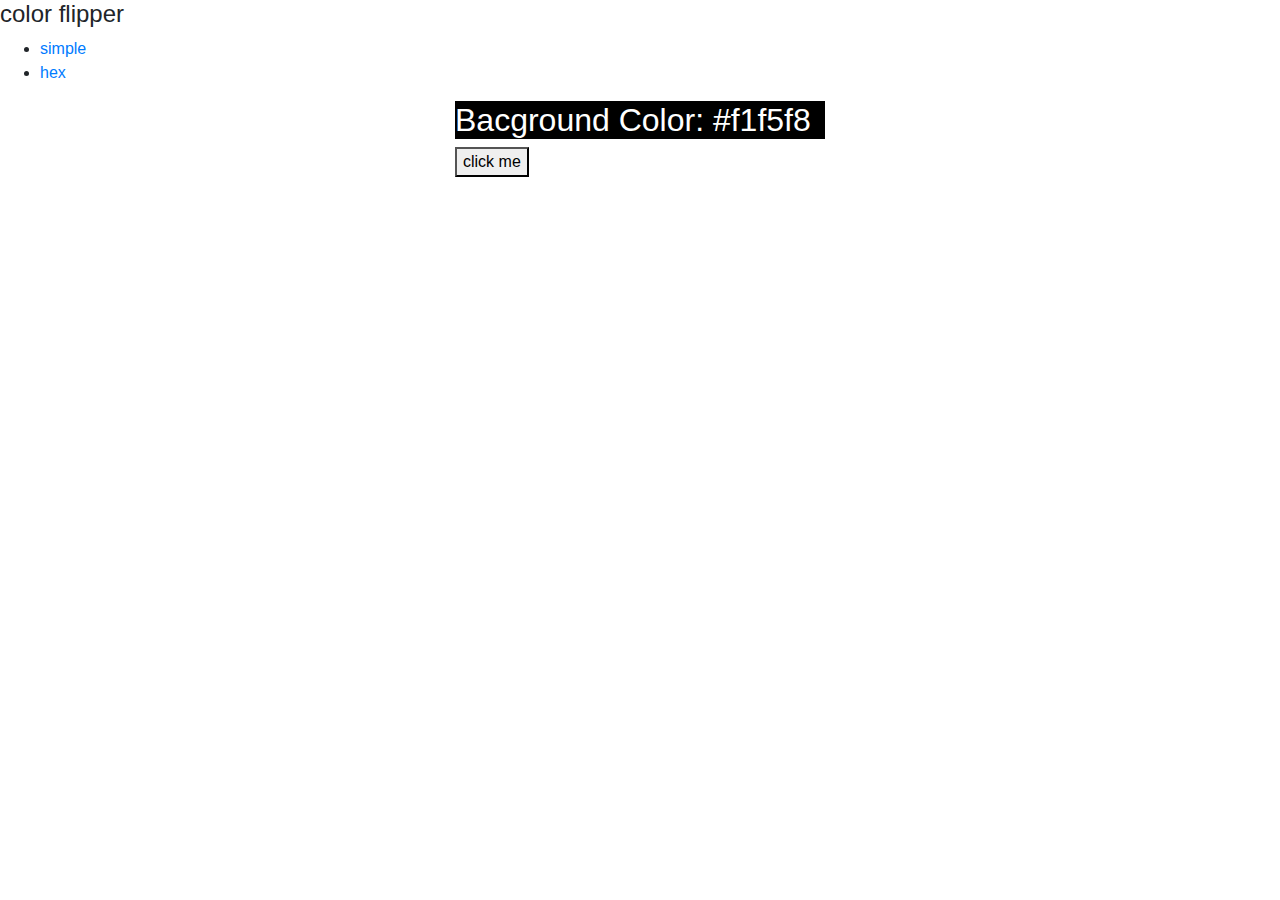
<file: index.html>
<!DOCTYPE html>
<html lang="en">
<head>
    <meta charset="UTF-8">
    <meta http-equiv="X-UA-Compatible" content="IE=edge">
    <meta name="viewport" content="width=device-width, initial-scale=1.0">
    <link rel="stylesheet" href="https://cdn.jsdelivr.net/npm/bootstrap@4.3.1/dist/css/bootstrap.min.css" integrity="sha384-ggOyR0iXCbMQv3Xipma34MD+dH/1fQ784/j6cY/iJTQUOhcWr7x9JvoRxT2MZw1T" crossorigin="anonymous">
    <title>Document</title>
    
</head>
<body>
 <nav>
<div class="nav-center">
<h4>color flipper</h4>
<ul class="nav-links">
<li><a href="index.html">simple</a></li>
<li><a href="hex.html">hex</a></li>

</ul>

</div>
 </nav> 
<main>
<div class="container" style="width: 400px;height: 80px; ">
 <h2 style="background-color:black;color: white;">Bacground Color:
 <span class="color">
    #f1f5f8
 </span>  
</h2> 
<button class="btn-btn-hero" id="btn">
click me
</button>

</div>
</main>
<script src="index.js"></script>
</body>
</html>
</file>
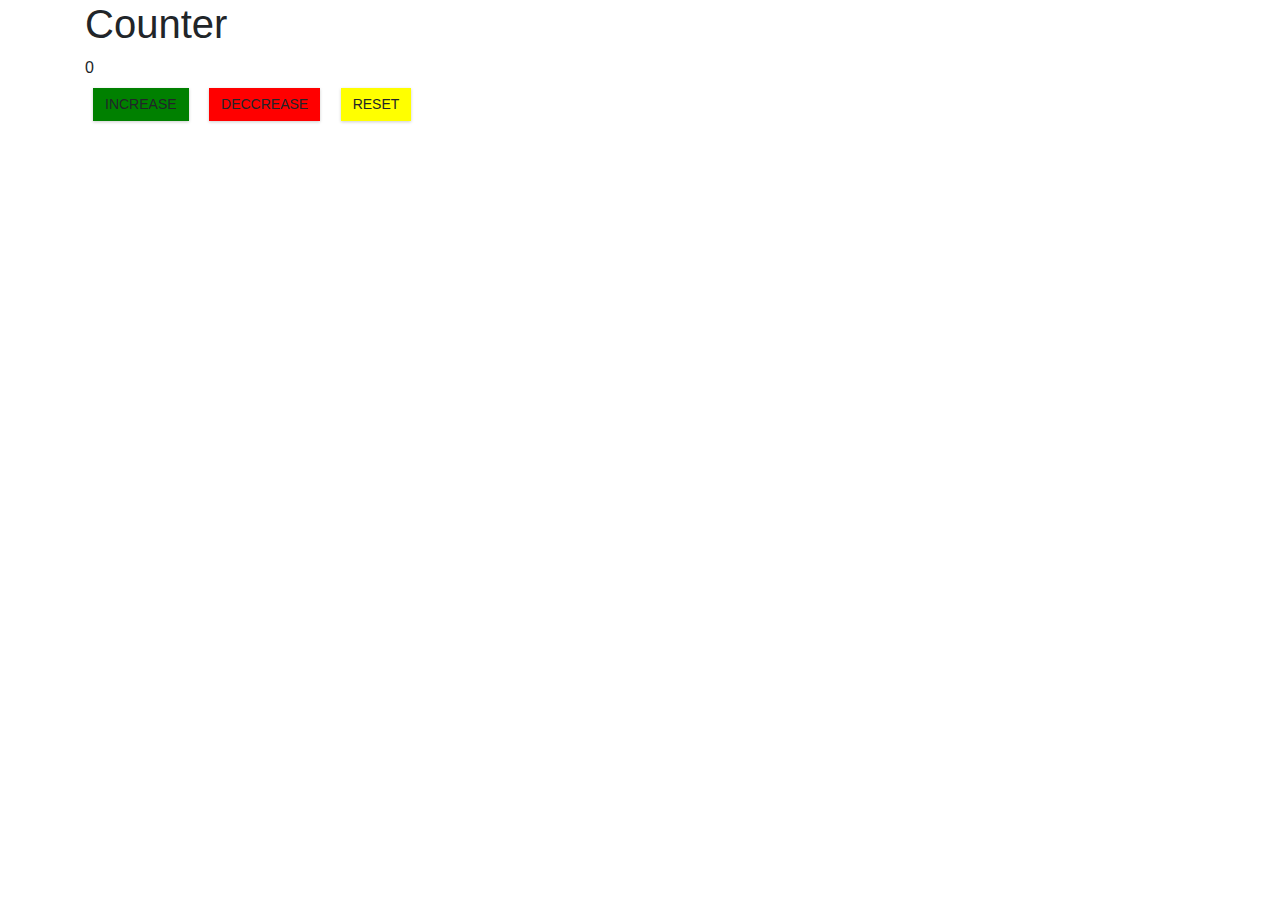
<file: counter.html>
<!DOCTYPE html>
<html lang="en">
<head>
    <meta charset="UTF-8">
    <meta http-equiv="X-UA-Compatible" content="IE=edge">
    <meta name="viewport" content="width=
    , initial-scale=1.0">
    <link rel="stylesheet" href="https://cdn.jsdelivr.net/npm/bootstrap@4.3.1/dist/css/bootstrap.min.css" integrity="sha384-ggOyR0iXCbMQv3Xipma34MD+dH/1fQ784/j6cY/iJTQUOhcWr7x9JvoRxT2MZw1T" crossorigin="anonymous">
    <title>Document</title>
   
</head>
<body>
  <main>
<div class="container">
<h1>Counter</h1>
<span id="value">0
</span>
<div class="buttons">
    <button class="btn increase" style="
        text-transform: uppercase;
        background: green;
        color: var(--clr-black);
        padding: 0.375rem 0.75rem;
        letter-spacing: var(--spacing);
        display: inline-block;
        transition: var(--transition);
        font-size: 0.875rem;
        border: 2px solid var(--clr-black);
        cursor: pointer;
        box-shadow: 0 1px 3px rgba(0, 0, 0, 0.2);
        border-radius: var(--radius);
        margin: 0.5rem;">increase</button>
    <button class="btn decrease" style="
    text-transform: uppercase;
    background: red;
    color: var(--clr-black);
    padding: 0.375rem 0.75rem;
    letter-spacing: var(--spacing);
    display: inline-block;
    transition: var(--transition);
    font-size: 0.875rem;
    border: 2px solid var(--clr-black);
    cursor: pointer;
    box-shadow: 0 1px 3px rgba(0, 0, 0, 0.2);
    border-radius: var(--radius);
    margin: 0.5rem;">deccrease</button>
    <button class="btn reset" style="
    text-transform: uppercase;
    background: yellow;
    color: var(--clr-black);
    padding: 0.375rem 0.75rem;
    letter-spacing: var(--spacing);
    display: inline-block;
    transition: var(--transition);
    font-size: 0.875rem;
    border: 2px solid var(--clr-black);
    cursor: pointer;
    box-shadow: 0 1px 3px rgba(0, 0, 0, 0.2);
    border-radius: var(--radius);
    margin: 0.5rem;">reset</button>
    

</div>


</div>


  </main> 
    


  <script src="counter.js"></script>
</body>
</html>
</file>
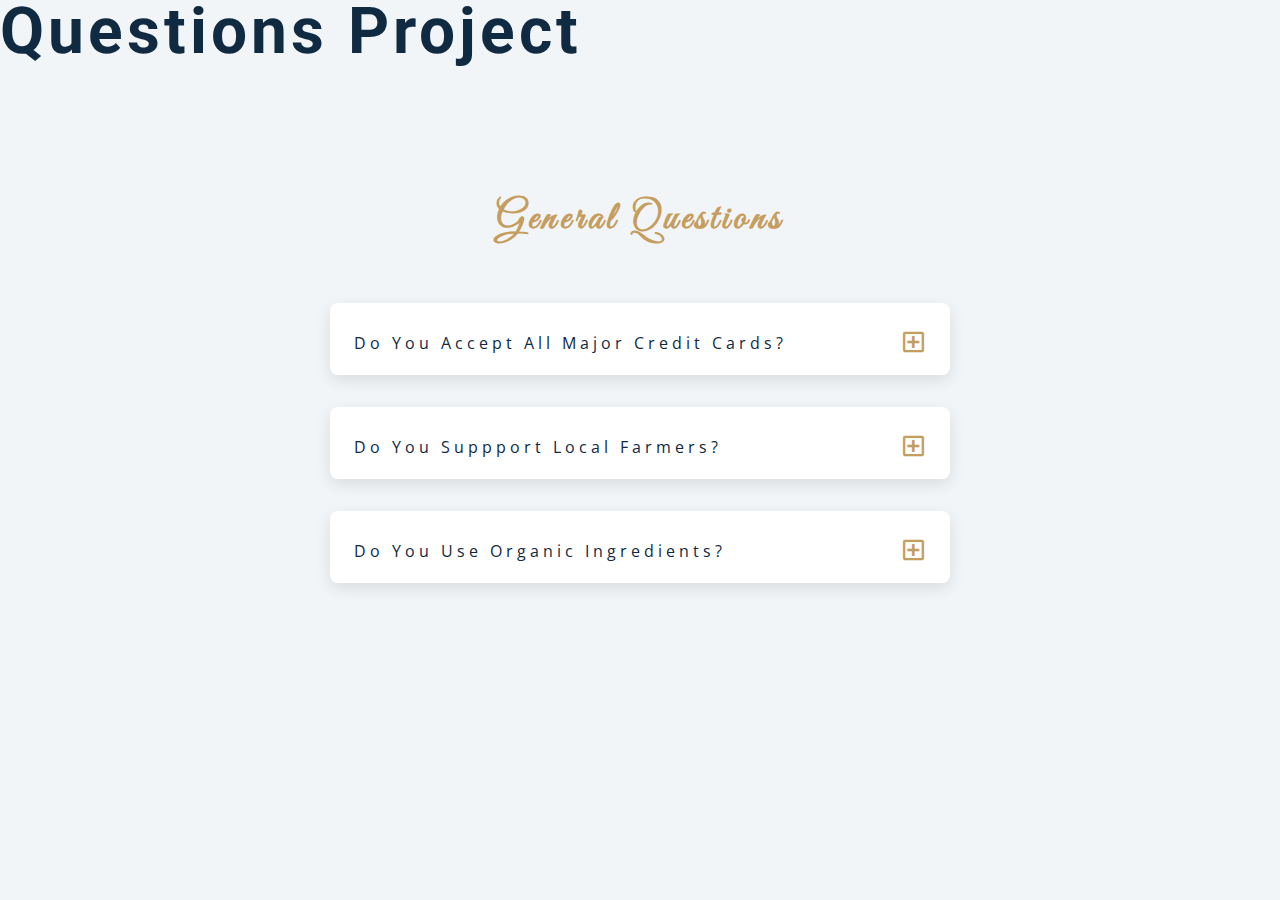
<file: question.html>
<!DOCTYPE html>
<html lang="en">
<head>
    <meta charset="UTF-8">
    <meta http-equiv="X-UA-Compatible" content="IE=edge">
    <meta name="viewport" content="width=, initial-scale=1.0">
    <title>Document</title>
    <link rel="stylesheet" href="https://cdnjs.cloudflare.com/ajax/libs/font-awesome/5.14.0/css/all.min.css" />
    <!-- extra fonts -->
    <link
      href="https://fonts.googleapis.com/css?family=Great+Vibes&display=swap"
      rel="stylesheet"
    />
   <link rel="stylesheet" href="question.css">
</head>
<body>    
<h1>Questions Project</h1>  
<section class="questions">
    <!-- title -->
    <div class="title">
      <h2>general questions</h2>
    </div>
    <!-- questions -->
    <div class="section-center">
      <!-- single question -->
      <article class="question">
        <!-- question title -->
        <div class="question-title">
          <p>do you accept all major credit cards?</p>
          <button type="button" class="question-btn">
            <span class="plus-icon">
              <i class="far fa-plus-square"></i>
            </span>
            <span class="minus-icon">
              <i class="far fa-minus-square"></i>
            </span>
          </button>
        </div>
        <!-- question text -->
        <div class="question-text">
          <p>
            Lorem ipsum dolor sit amet, consectetur adipisicing elit. Est
            dolore illo dolores quia nemo doloribus quaerat, magni numquam
            repellat reprehenderit.
          </p>
        </div>
      </article>
      <!-- end of single question -->
      <!-- single question -->
      <article class="question">
        <!-- question title -->
        <div class="question-title">
          <p>do you suppport local farmers?</p>
          <button type="button" class="question-btn">
            <span class="plus-icon">
              <i class="far fa-plus-square"></i>
            </span>
            <span class="minus-icon">
              <i class="far fa-minus-square"></i>
            </span>
          </button>
        </div>
        <!-- question text -->
        <div class="question-text">
          <p>
            Lorem ipsum dolor sit amet, consectetur adipisicing elit. Est
            dolore illo dolores quia nemo doloribus quaerat, magni numquam
            repellat reprehenderit.
          </p>
        </div>
      </article>
      <!-- end of single question -->
      <!-- single question -->
      <article class="question">
        <!-- question title -->
        <div class="question-title">
          <p>do you use organic ingredients?</p>
          <!-- button -->
          <button type="button" class="question-btn">
            <span class="plus-icon">
              <i class="far fa-plus-square"></i>
            </span>
            <span class="minus-icon">
              <i class="far fa-minus-square"></i>
            </span>
          </button>
        </div>
        <!-- question text -->
        <div class="question-text">
          <p>
            Lorem ipsum dolor sit amet, consectetur adipisicing elit. Est
            dolore illo dolores quia nemo doloribus quaerat, magni numquam
            repellat reprehenderit.
          </p>
        </div>
      </article>
      <!-- end of single question -->
  </section>



 <script src="question.js"></script>   
</body>
</html>
</file>
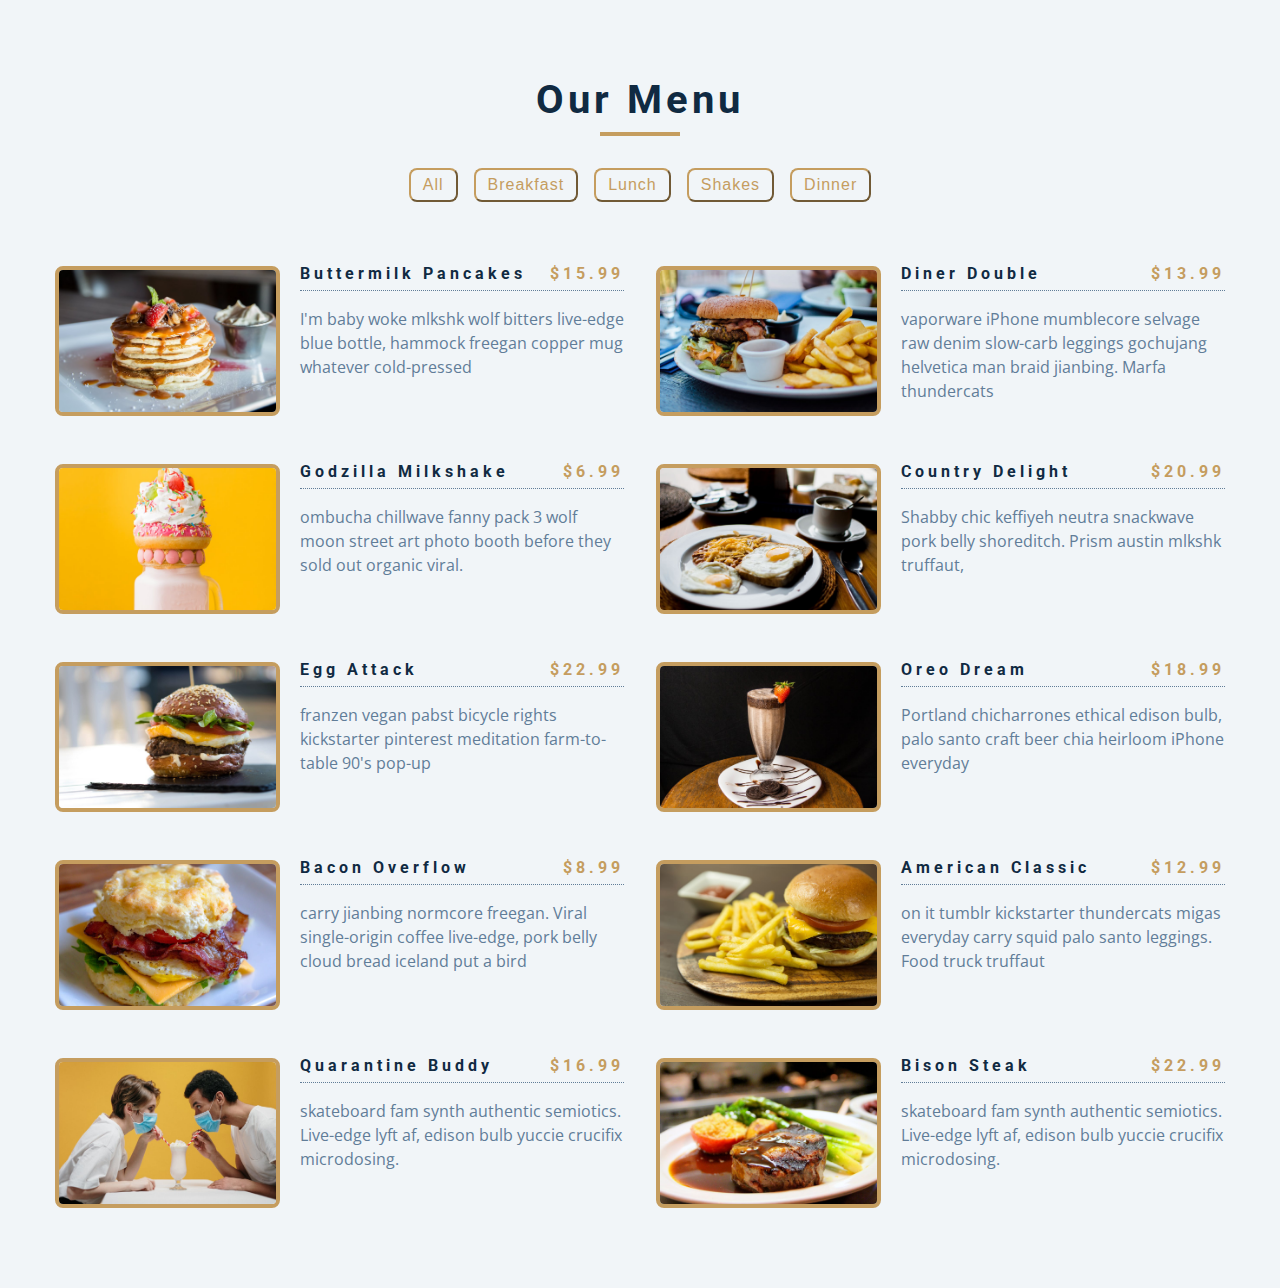
<file: Menu Project/menu.html>
<!DOCTYPE html>
<html lang="en">
<head>
    <meta charset="UTF-8">
    <meta http-equiv="X-UA-Compatible" content="IE=edge">
    <meta name="viewport" content="width=device-width, initial-scale=1.0">
    <title>Document</title>
    <link
      rel="stylesheet"
      href="https://cdnjs.cloudflare.com/ajax/libs/font-awesome/5.14.0/css/all.min.css"
    />
  <link rel="stylesheet" href="menu.css">
</head>
<body>
 <section class="menu">
<!-- title -->
<div class="title">
<h2>Our Menu</h2>
<div class="underline">
</div>
</div>
<div class="btn-container">
  <button class="filter-btn" type="button" data-id="all">
  All
  </button>
  <button class="filter-btn" type="button" data-id="breakfast">
  breakfast
  </button>
  <button class="filter-btn" type="button" data-id="lunch">
  lunch
  </button>
  <button class="filter-btn" type="button" data-id="shakes">
  shakes
  </button>
  
  
  </div>

 <div class="section-center">
 <!-- <article class="menu-item">
<img src="item-1.jpeg" alt="" srcset="">
<div class="item-info">
  <header>
    <h4>buttermilk pancacke</h4>
<h4 class="price">$15</h4>
  </header>
<p class="item-text">
Lorem ipsum dolor sit amet consectetur, adipisicing elit. Debitis dignissimos incidunt cumque animi beatae est temporibus vitae dolor, laborum dolorum dicta, quaerat culpa harum suscipit similique veniam dolore, veritatis perferendis.

</p>
</div>

 </article> -->

 </div>  


 </section>   
<script src="menu.js"></script>
</body>
</html>
</file>
<file: question.css>
/*
=============== 
Fonts
===============
*/
@import url("https://fonts.googleapis.com/css?family=Open+Sans|Roboto:400,700&display=swap");

/*
=============== 
Variables
===============
*/

:root {
  /* dark shades of primary color*/
  --clr-primary-1: hsl(205, 86%, 17%);
  --clr-primary-2: hsl(205, 77%, 27%);
  --clr-primary-3: hsl(205, 72%, 37%);
  --clr-primary-4: hsl(205, 63%, 48%);
  /* primary/main color */
  --clr-primary-5: #49a6e9;
  /* lighter shades of primary color */
  --clr-primary-6: hsl(205, 89%, 70%);
  --clr-primary-7: hsl(205, 90%, 76%);
  --clr-primary-8: hsl(205, 86%, 81%);
  --clr-primary-9: hsl(205, 90%, 88%);
  --clr-primary-10: hsl(205, 100%, 96%);
  /* darkest grey - used for headings */
  --clr-grey-1: hsl(209, 61%, 16%);
  --clr-grey-2: hsl(211, 39%, 23%);
  --clr-grey-3: hsl(209, 34%, 30%);
  --clr-grey-4: hsl(209, 28%, 39%);
  /* grey used for paragraphs */
  --clr-grey-5: hsl(210, 22%, 49%);
  --clr-grey-6: hsl(209, 23%, 60%);
  --clr-grey-7: hsl(211, 27%, 70%);
  --clr-grey-8: hsl(210, 31%, 80%);
  --clr-grey-9: hsl(212, 33%, 89%);
  --clr-grey-10: hsl(210, 36%, 96%);
  --clr-white: #fff;
  --clr-red-dark: hsl(360, 67%, 44%);
  --clr-red-light: hsl(360, 71%, 66%);
  --clr-green-dark: hsl(125, 67%, 44%);
  --clr-green-light: hsl(125, 71%, 66%);
  --clr-gold: #c59d5f;
  --clr-black: #222;
  --ff-primary: "Roboto", sans-serif;
  --ff-secondary: "Open Sans", sans-serif;
  --transition: all 0.3s linear;
  --spacing: 0.25rem;
  --radius: 0.5rem;
  --light-shadow: 0 5px 15px rgba(0, 0, 0, 0.1);
  --dark-shadow: 0 5px 15px rgba(0, 0, 0, 0.2);
  --max-width: 1170px;
  --fixed-width: 620px;
}
/*
=============== 
Global Styles
===============
*/

*,
::after,
::before {
  margin: 0;
  padding: 0;
  box-sizing: border-box;
}
body {
  font-family: var(--ff-secondary);
  background: var(--clr-grey-10);
  color: var(--clr-grey-1);
  line-height: 1.5;
  font-size: 0.875rem;
}
ul {
  list-style-type: none;
}
a {
  text-decoration: none;
}
img:not(.logo) {
  width: 100%;
}
img {
  display: block;
}

h1,
h2,
h3,
h4 {
  letter-spacing: var(--spacing);
  text-transform: capitalize;
  line-height: 1.25;
  margin-bottom: 0.75rem;
  font-family: var(--ff-primary);
}
h1 {
  font-size: 3rem;
}
h2 {
  font-size: 2rem;
}
h3 {
  font-size: 1.25rem;
}
h4 {
  font-size: 0.875rem;
}
p {
  margin-bottom: 1.25rem;
  color: var(--clr-grey-5);
}
@media screen and (min-width: 800px) {
  h1 {
    font-size: 4rem;
  }
  h2 {
    font-size: 2.5rem;
  }
  h3 {
    font-size: 1.75rem;
  }
  h4 {
    font-size: 1rem;
  }
  body {
    font-size: 1rem;
  }
  h1,
  h2,
  h3,
  h4 {
    line-height: 1;
  }
}
/*  global classes */

.btn {
  text-transform: uppercase;
  background: transparent;
  color: var(--clr-black);
  padding: 0.375rem 0.75rem;
  letter-spacing: var(--spacing);
  display: inline-block;
  transition: var(--transition);
  font-size: 0.875rem;
  border: 2px solid var(--clr-black);
  cursor: pointer;
  box-shadow: 0 1px 3px rgba(0, 0, 0, 0.2);
  border-radius: var(--radius);
}
.btn:hover {
  color: var(--clr-white);
  background: var(--clr-black);
}
/* section */
.section {
  padding: 5rem 0;
}

.section-center {
  width: 90vw;
  margin: 0 auto;
  max-width: 1170px;
}
@media screen and (min-width: 992px) {
  .section-center {
    width: 95vw;
  }
}
main {
  min-height: 100vh;
  display: grid;
  place-items: center;
}
/*
=============== 
Questions
===============
*/
.title {
  margin-top: 15vh;
  margin-bottom: 4rem;
}
.title h2 {
  color: var(--clr-gold);
  font-family: "Great Vibes", cursive;
  text-align: center;
}
.section-center {
  max-width: var(--fixed-width);
}
.question {
  background: var(--clr-white);
  border-radius: var(--radius);
  box-shadow: var(--light-shadow);
  padding: 1.5rem 1.5rem 0 1.5rem;
  margin-bottom: 2rem;
}
.question-title {
  display: flex;
  justify-content: space-between;
  align-items: center;
  text-transform: capitalize;
  padding-bottom: 1rem;
}

.question-title p {
  margin-bottom: 0;
  letter-spacing: var(--spacing);
  color: var(--clr-grey-1);
}
.question-btn {
  font-size: 1.5rem;
  background: transparent;
  border-color: transparent;
  cursor: pointer;
  color: var(--clr-gold);
  transition: var(--transition);
}
.question-btn:hover {
  transform: rotate(90deg);
}
.question-text {
  padding: 1rem 0 1.5rem 0;
  border-top: 1px solid rgba(0, 0, 0, 0.2);
}
.question-text p {
  margin-bottom: 0;
}
/* hide text */
.question-text {
  display: none;
}
.show-text .question-text {
  display: block;
}
.minus-icon {
  display: none;
}
.show-text .minus-icon {
  display: inline;
}
.show-text .plus-icon {
  display: none;
}
</file>
<file: Menu Project/menu.css>
/*
=============== 
Fonts
===============
*/
@import url("https://fonts.googleapis.com/css?family=Open+Sans|Roboto:400,700&display=swap");

/*
=============== 
Variables
===============
*/

:root {
  /* dark shades of primary color*/
  --clr-primary-1: hsl(205, 86%, 17%);
  --clr-primary-2: hsl(205, 77%, 27%);
  --clr-primary-3: hsl(205, 72%, 37%);
  --clr-primary-4: hsl(205, 63%, 48%);
  /* primary/main color */
  --clr-primary-5: #49a6e9;
  /* lighter shades of primary color */
  --clr-primary-6: hsl(205, 89%, 70%);
  --clr-primary-7: hsl(205, 90%, 76%);
  --clr-primary-8: hsl(205, 86%, 81%);
  --clr-primary-9: hsl(205, 90%, 88%);
  --clr-primary-10: hsl(205, 100%, 96%);
  /* darkest grey - used for headings */
  --clr-grey-1: hsl(209, 61%, 16%);
  --clr-grey-2: hsl(211, 39%, 23%);
  --clr-grey-3: hsl(209, 34%, 30%);
  --clr-grey-4: hsl(209, 28%, 39%);
  /* grey used for paragraphs */
  --clr-grey-5: hsl(210, 22%, 49%);
  --clr-grey-6: hsl(209, 23%, 60%);
  --clr-grey-7: hsl(211, 27%, 70%);
  --clr-grey-8: hsl(210, 31%, 80%);
  --clr-grey-9: hsl(212, 33%, 89%);
  --clr-grey-10: hsl(210, 36%, 96%);
  --clr-white: #fff;
  --clr-red-dark: hsl(360, 67%, 44%);
  --clr-red-light: hsl(360, 71%, 66%);
  --clr-green-dark: hsl(125, 67%, 44%);
  --clr-green-light: hsl(125, 71%, 66%);
  --clr-gold: #c59d5f;
  --clr-black: #222;
  --ff-primary: "Roboto", sans-serif;
  --ff-secondary: "Open Sans", sans-serif;
  --transition: all 0.3s linear;
  --spacing: 0.25rem;
  --radius: 0.5rem;
  --light-shadow: 0 5px 15px rgba(0, 0, 0, 0.1);
  --dark-shadow: 0 5px 15px rgba(0, 0, 0, 0.2);
  --max-width: 1170px;
  --fixed-width: 620px;
}
/*
=============== 
Global Styles
===============
*/

*,
::after,
::before {
  margin: 0;
  padding: 0;
  box-sizing: border-box;
}
body {
  font-family: var(--ff-secondary);
  background: var(--clr-grey-10);
  color: var(--clr-grey-1);
  line-height: 1.5;
  font-size: 0.875rem;
}
ul {
  list-style-type: none;
}
a {
  text-decoration: none;
}
img:not(.logo) {
  width: 100%;
}
img {
  display: block;
}

h1,
h2,
h3,
h4 {
  letter-spacing: var(--spacing);
  text-transform: capitalize;
  line-height: 1.25;
  margin-bottom: 0.75rem;
  font-family: var(--ff-primary);
}
h1 {
  font-size: 3rem;
}
h2 {
  font-size: 2rem;
}
h3 {
  font-size: 1.25rem;
}
h4 {
  font-size: 0.875rem;
}
p {
  margin-bottom: 1.25rem;
  color: var(--clr-grey-5);
}
@media screen and (min-width: 800px) {
  h1 {
    font-size: 4rem;
  }
  h2 {
    font-size: 2.5rem;
  }
  h3 {
    font-size: 1.75rem;
  }
  h4 {
    font-size: 1rem;
  }
  body {
    font-size: 1rem;
  }
  h1,
  h2,
  h3,
  h4 {
    line-height: 1;
  }
}
/*  global classes */

.btn {
  text-transform: uppercase;
  background: transparent;
  color: var(--clr-black);
  padding: 0.375rem 0.75rem;
  letter-spacing: var(--spacing);
  display: inline-block;
  transition: var(--transition);
  font-size: 0.875rem;
  border: 2px solid var(--clr-black);
  cursor: pointer;
  box-shadow: 0 1px 3px rgba(0, 0, 0, 0.2);
  border-radius: var(--radius);
}
.btn:hover {
  color: var(--clr-white);
  background: var(--clr-black);
}
/* section */
.section {
  padding: 5rem 0;
}

main {
  min-height: 100vh;
  display: grid;
  place-items: center;
}
/*
=============== 
Menu
===============
*/

.menu {
  padding: 5rem 0;
}
.title {
  text-align: center;
  margin-bottom: 2rem;
}
.underline {
  width: 5rem;
  height: 0.25rem;
  background: var(--clr-gold);
  margin-left: auto;
  margin-right: auto;
}
.btn-container {
  margin-bottom: 4rem;
  display: flex;
  justify-content: center;
}
.filter-btn {
  background: transparent;
  border-color: var(--clr-gold);
  font-size: 1rem;
  text-transform: capitalize;
  margin: 0 0.5rem;
  letter-spacing: 1px;
  border-radius: var(--radius);
  padding: 0.375rem 0.75rem;
  color: var(--clr-gold);
  cursor: pointer;
  transition: var(--transition);
}
.filter-btn:hover {
  background: var(--clr-gold);
  color: var(--clr-white);
}
.section-center {
  width: 90vw;
  margin: 0 auto;
  max-width: 1170px;
  display: grid;
  gap: 3rem 2rem;
  justify-items: center;
}
.menu-item {
  display: grid;
  gap: 1rem 2rem;
  max-width: 25rem;
}
.photo {
  object-fit: cover;
  height: 200px;
  border: 0.25rem solid var(--clr-gold);
  border-radius: var(--radius);
}
.item-info header {
  display: flex;
  justify-content: space-between;
  border-bottom: 0.5px dotted var(--clr-grey-5);
}
.item-info h4 {
  margin-bottom: 0.5rem;
}
.price {
  color: var(--clr-gold);
}
.item-text {
  margin-bottom: 0;
  padding-top: 1rem;
}

@media screen and (min-width: 768px) {
  .menu-item {
    grid-template-columns: 225px 1fr;
    gap: 0 1.25rem;
    max-width: 40rem;
  }
  .photo {
    height: 175px;
  }
}
@media screen and (min-width: 1200px) {
  .section-center {
    width: 95vw;
    grid-template-columns: 1fr 1fr;
  }
  .photo {
    height: 150px;
  }
}
</file>
